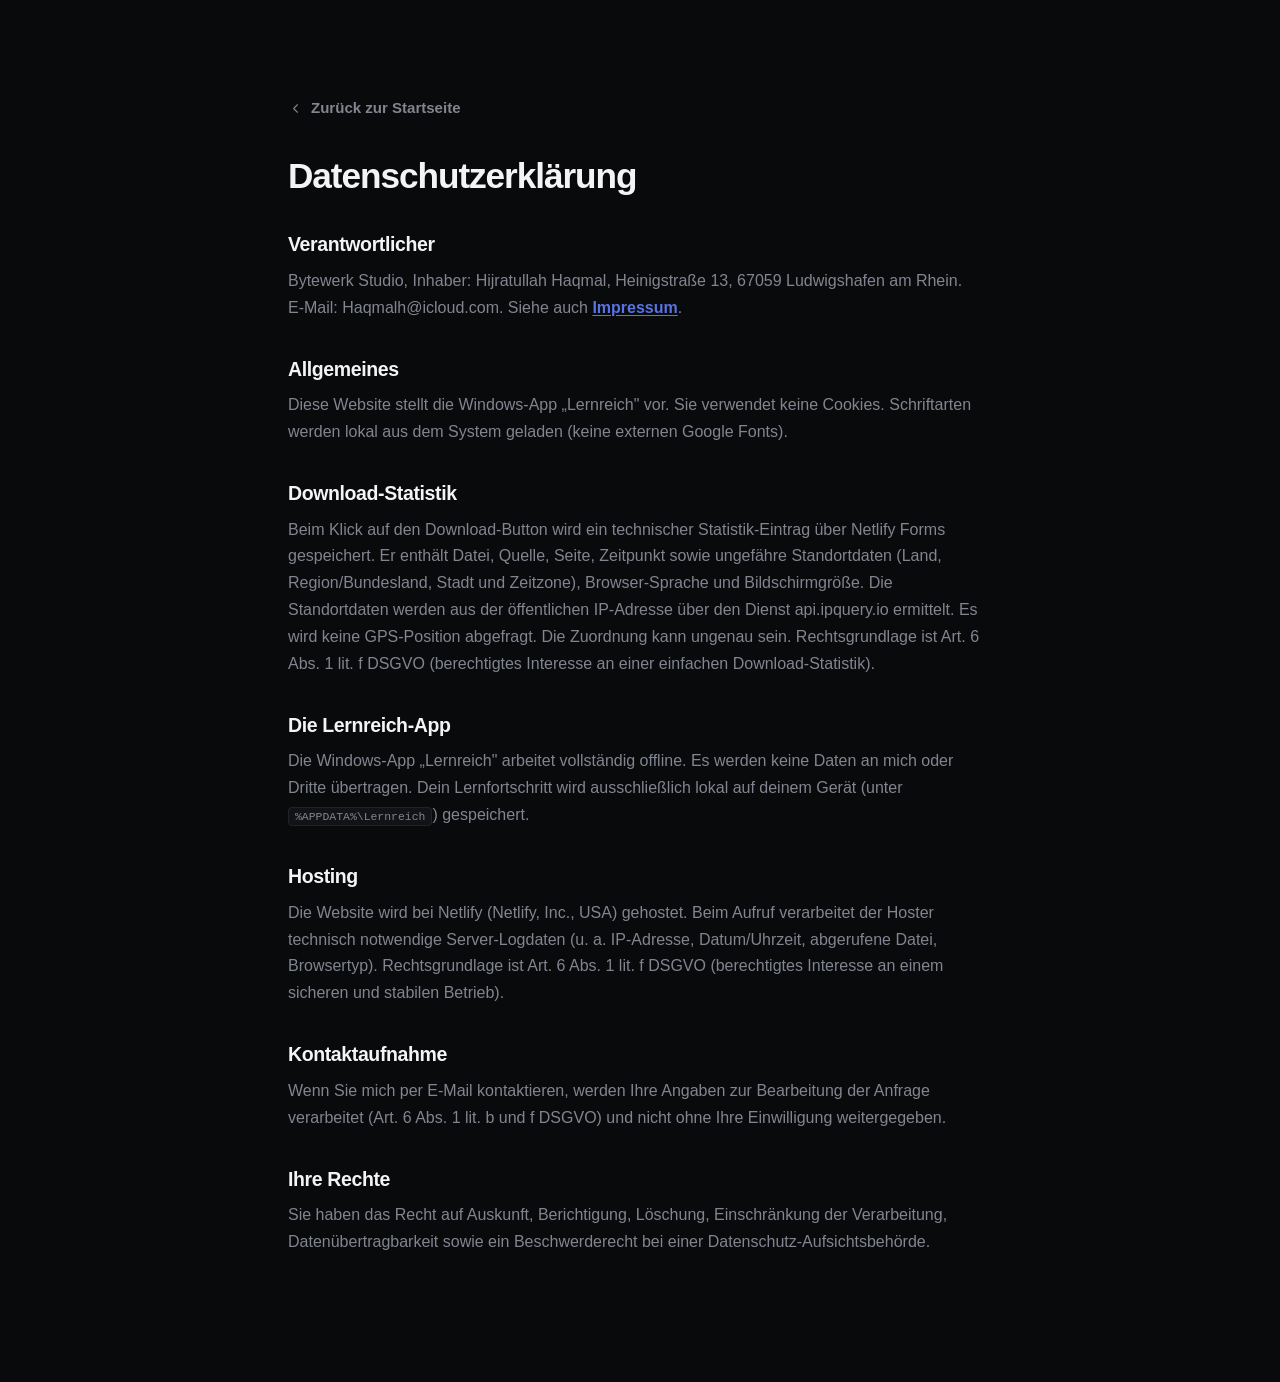
<file: datenschutz.html>
<!DOCTYPE html>
<html lang="de" data-theme="dark">
<head>
  <meta charset="UTF-8" />
  <meta name="viewport" content="width=device-width, initial-scale=1.0" />
  <title>Datenschutz – Lernreich</title>
  <meta name="robots" content="noindex" />
  <link rel="icon" href="logo.png" />
  <link rel="stylesheet" href="styles.css" />
  <script>
    (function() {
      const storedTheme = localStorage.getItem("theme");
      const initialTheme = storedTheme || "dark";
      document.documentElement.setAttribute("data-theme", initialTheme);
    })();
  </script>
</head>
<body>
  <div class="legal">
    <a class="back" href="index.html">
      <svg viewBox="0 0 24 24" width="15" height="15" fill="none" stroke="currentColor" stroke-width="1.7" stroke-linecap="round" stroke-linejoin="round" aria-hidden="true"><path d="M15 6l-6 6 6 6"/></svg>
      Zurück zur Startseite
    </a>
    <h1>Datenschutzerklärung</h1>

    <h2>Verantwortlicher</h2>
    <p>
      Bytewerk Studio, Inhaber: Hijratullah Haqmal, Heinigstraße 13,
      67059 Ludwigshafen am Rhein.<br />
      E-Mail: Haqmalh@icloud.com. Siehe auch <a href="impressum.html">Impressum</a>.
    </p>

    <h2>Allgemeines</h2>
    <p>
      Diese Website stellt die Windows-App „Lernreich" vor. Sie verwendet keine Cookies.
      Schriftarten werden lokal aus dem System geladen
      (keine externen Google Fonts).
    </p>

    <h2>Download-Statistik</h2>
    <p>
      Beim Klick auf den Download-Button wird ein technischer Statistik-Eintrag über Netlify Forms
      gespeichert. Er enthält Datei, Quelle, Seite, Zeitpunkt sowie ungefähre Standortdaten
      (Land, Region/Bundesland, Stadt und Zeitzone), Browser-Sprache und Bildschirmgröße. Die
      Standortdaten werden aus der öffentlichen IP-Adresse über den Dienst api.ipquery.io ermittelt.
      Es wird keine GPS-Position abgefragt. Die Zuordnung kann ungenau sein.
      Rechtsgrundlage ist Art. 6 Abs. 1 lit. f DSGVO (berechtigtes Interesse an einer einfachen
      Download-Statistik).
    </p>

    <h2>Die Lernreich-App</h2>
    <p>
      Die Windows-App „Lernreich" arbeitet vollständig offline. Es werden keine Daten an mich oder
      Dritte übertragen. Dein Lernfortschritt wird ausschließlich lokal auf deinem Gerät
      (unter <code>%APPDATA%\Lernreich</code>) gespeichert.
    </p>

    <h2>Hosting</h2>
    <p>
      Die Website wird bei Netlify (Netlify, Inc., USA) gehostet. Beim Aufruf verarbeitet der Hoster
      technisch notwendige Server-Logdaten (u. a. IP-Adresse, Datum/Uhrzeit, abgerufene Datei,
      Browsertyp). Rechtsgrundlage ist Art. 6 Abs. 1 lit. f DSGVO (berechtigtes Interesse an einem
      sicheren und stabilen Betrieb).
    </p>

    <h2>Kontaktaufnahme</h2>
    <p>
      Wenn Sie mich per E-Mail kontaktieren, werden Ihre Angaben zur Bearbeitung der
      Anfrage verarbeitet (Art. 6 Abs. 1 lit. b und f DSGVO) und nicht ohne Ihre Einwilligung
      weitergegeben.
    </p>

    <h2>Ihre Rechte</h2>
    <p>
      Sie haben das Recht auf Auskunft, Berichtigung, Löschung, Einschränkung der Verarbeitung,
      Datenübertragbarkeit sowie ein Beschwerderecht bei einer Datenschutz-Aufsichtsbehörde.
    </p>
  </div>
</body>
</html>
</file>
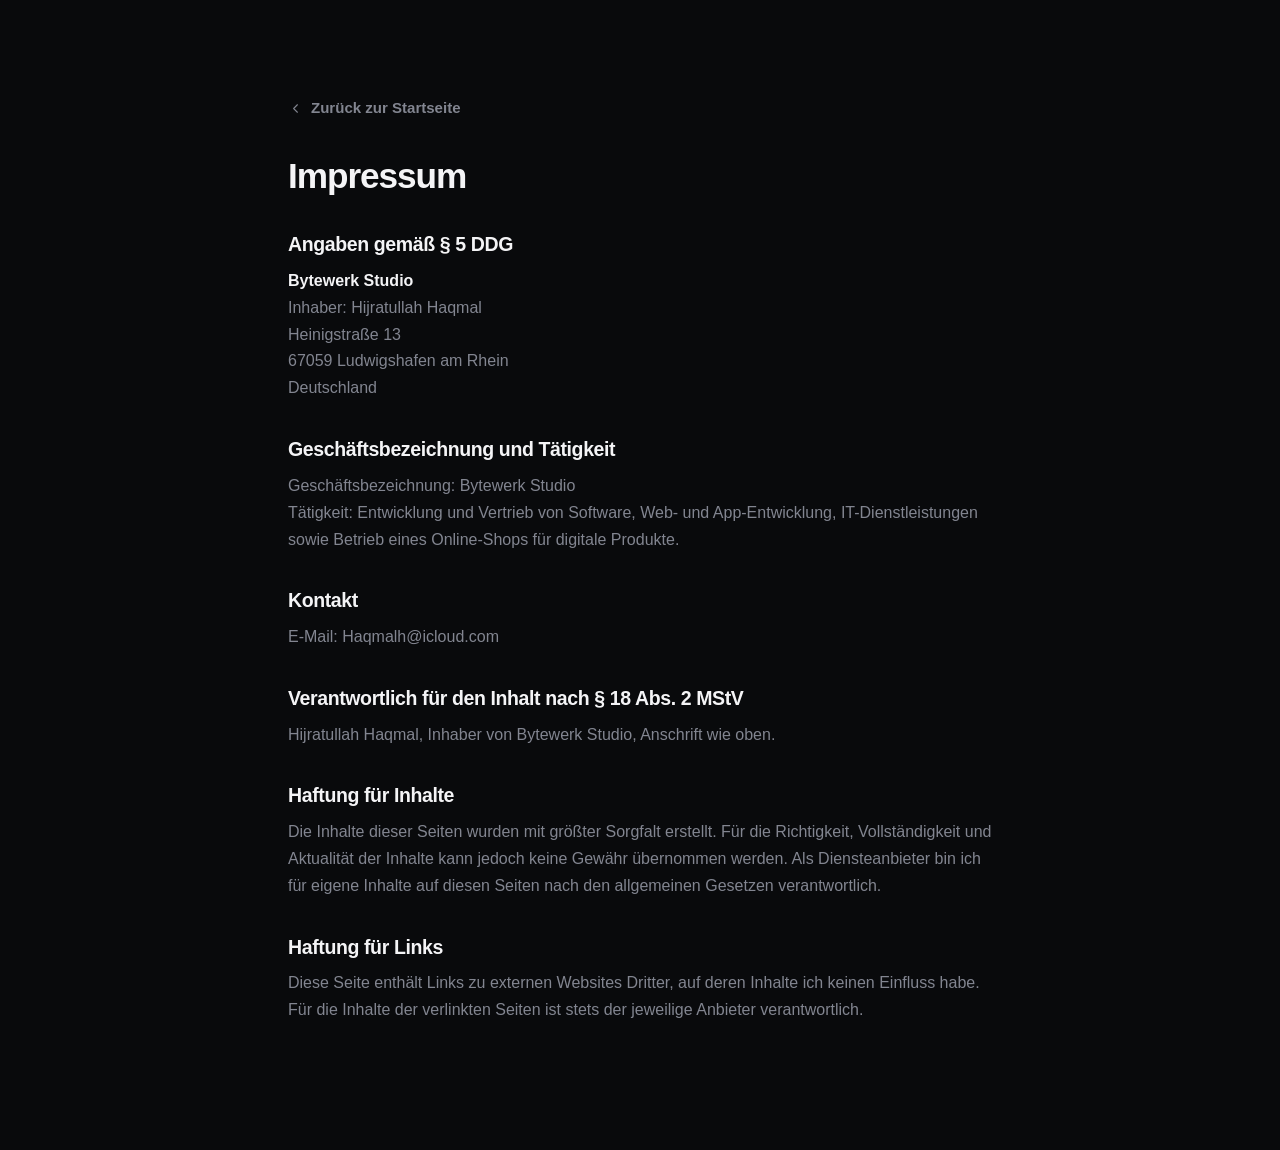
<file: impressum.html>
<!DOCTYPE html>
<html lang="de" data-theme="dark">
<head>
  <meta charset="UTF-8" />
  <meta name="viewport" content="width=device-width, initial-scale=1.0" />
  <title>Impressum – Lernreich</title>
  <meta name="robots" content="noindex" />
  <link rel="icon" href="logo.png" />
  <link rel="stylesheet" href="styles.css" />
  <script>
    (function() {
      const storedTheme = localStorage.getItem("theme");
      const initialTheme = storedTheme || "dark";
      document.documentElement.setAttribute("data-theme", initialTheme);
    })();
  </script>
</head>
<body>
  <div class="legal">
    <a class="back" href="index.html">
      <svg viewBox="0 0 24 24" width="15" height="15" fill="none" stroke="currentColor" stroke-width="1.7" stroke-linecap="round" stroke-linejoin="round" aria-hidden="true"><path d="M15 6l-6 6 6 6"/></svg>
      Zurück zur Startseite
    </a>
    <h1>Impressum</h1>

    <h2>Angaben gemäß § 5 DDG</h2>
    <p>
      <strong>Bytewerk Studio</strong><br />
      Inhaber: Hijratullah Haqmal<br />
      Heinigstraße 13<br />
      67059 Ludwigshafen am Rhein<br />
      Deutschland
    </p>

    <h2>Geschäftsbezeichnung und Tätigkeit</h2>
    <p>
      Geschäftsbezeichnung: Bytewerk Studio<br />
      Tätigkeit: Entwicklung und Vertrieb von Software, Web- und App-Entwicklung,
      IT-Dienstleistungen sowie Betrieb eines Online-Shops für digitale Produkte.
    </p>

    <h2>Kontakt</h2>
    <p>
      E-Mail: Haqmalh@icloud.com
    </p>

    <h2>Verantwortlich für den Inhalt nach § 18 Abs. 2 MStV</h2>
    <p>Hijratullah Haqmal, Inhaber von Bytewerk Studio, Anschrift wie oben.</p>

    <h2>Haftung für Inhalte</h2>
    <p>
      Die Inhalte dieser Seiten wurden mit größter Sorgfalt erstellt. Für die Richtigkeit,
      Vollständigkeit und Aktualität der Inhalte kann jedoch keine Gewähr übernommen werden.
      Als Diensteanbieter bin ich für eigene Inhalte auf diesen Seiten nach den allgemeinen
      Gesetzen verantwortlich.
    </p>

    <h2>Haftung für Links</h2>
    <p>
      Diese Seite enthält Links zu externen Websites Dritter, auf deren Inhalte ich keinen
      Einfluss habe. Für die Inhalte der verlinkten Seiten ist stets der jeweilige Anbieter
      verantwortlich.
    </p>
  </div>
</body>
</html>
</file>
<file: styles.css>
:root {
  /* Brand Accent: Energetic minimalist Indigo */
  --accent-hue: 228;
  --accent-sat: 72%;
  --accent-lit: 56%;
  --accent: HSL(var(--accent-hue), var(--accent-sat), var(--accent-lit));
  --accent-soft: HSLA(var(--accent-hue), var(--accent-sat), var(--accent-lit), 0.07);
  --accent-glow: HSLA(var(--accent-hue), var(--accent-sat), var(--accent-lit), 0.16);

  /* Light Theme Palette (Warm & elegant) */
  --bg: #f8f8f6;
  --bg-alt: #f1f1ed;
  --bg-card: #ffffff;
  --bg-header: rgba(248, 248, 246, 0.85);
  --ink: #101114;
  --ink-soft: #393b43;
  --muted: #5f626c;
  --faint: #8d909a;
  --line: #e4e4e0;
  --line-strong: #d2d2cd;
  
  --radius-sm: 8px;
  --radius: 16px;
  --radius-lg: 24px;
  --maxw: 1120px;
  
  --shadow-sm: 0 2px 8px rgba(0, 0, 0, 0.03);
  --shadow-md: 0 10px 30px rgba(16, 17, 20, 0.05);
  --shadow-lg: 0 20px 50px rgba(16, 17, 20, 0.08);
  
  --transition: all 0.3s cubic-bezier(0.16, 1, 0.3, 1);
  --font-sans: -apple-system, BlinkMacSystemFont, "Segoe UI", Roboto, Helvetica, Arial, sans-serif, "Apple Color Emoji", "Segoe UI Emoji";
  
  font-family: var(--font-sans);
}

html[data-theme="dark"] {
  /* Dark Theme Palette (Obsidian & Deep slate) */
  --bg: #090a0c;
  --bg-alt: #121317;
  --bg-card: #18191e;
  --bg-header: rgba(9, 10, 12, 0.85);
  --ink: #f4f4f6;
  --ink-soft: #cdced4;
  --muted: #828590;
  --faint: #4e5058;
  --line: #22232a;
  --line-strong: #33353e;
  
  --accent-lit: 62%; /* Brighter accent for dark contrast */
  
  --shadow-sm: 0 2px 8px rgba(0, 0, 0, 0.2);
  --shadow-md: 0 10px 30px rgba(0, 0, 0, 0.25);
  --shadow-lg: 0 20px 50px rgba(0, 0, 0, 0.35);
}

/* ---------- Global Reset & Setup ---------- */
* {
  box-sizing: border-box;
  margin: 0;
  padding: 0;
}
html {
  scroll-behavior: smooth;
  color-scheme: light dark;
}
body {
  color: var(--ink);
  background-color: var(--bg);
  line-height: 1.62;
  -webkit-font-smoothing: antialiased;
  text-rendering: optimizeLegibility;
  transition: background-color 0.4s ease, color 0.4s ease;
}

.container {
  width: 100%;
  max-width: var(--maxw);
  margin: 0 auto;
  padding: 0 28px;
}

h1, h2, h3, h4, h5 {
  line-height: 1.16;
  letter-spacing: -0.025em;
  font-weight: 700;
  color: var(--ink);
}
p {
  color: var(--muted);
  text-wrap: pretty;
}
a {
  color: inherit;
  text-decoration: none;
  transition: var(--transition);
}

/* ---------- Custom Scrollbar ---------- */
::-webkit-scrollbar {
  width: 10px;
}
::-webkit-scrollbar-track {
  background: var(--bg);
}
::-webkit-scrollbar-thumb {
  background: var(--line-strong);
  border-radius: 99px;
  border: 2px solid var(--bg);
}
::-webkit-scrollbar-thumb:hover {
  background: var(--muted);
}

/* ---------- Buttons ---------- */
.btn {
  display: inline-flex;
  align-items: center;
  justify-content: center;
  gap: 10px;
  border-radius: var(--radius-sm);
  font-weight: 600;
  cursor: pointer;
  border: 1px solid transparent;
  transition: var(--transition);
  white-space: nowrap;
  outline: none;
  font-family: inherit;
}
.btn-sm {
  padding: 8px 16px;
  font-size: 0.9rem;
  border-radius: var(--radius-sm);
}
.btn-lg {
  padding: 14px 26px;
  font-size: 1rem;
  border-radius: var(--radius-sm);
}
.btn-primary {
  background: var(--ink);
  color: var(--bg);
  box-shadow: var(--shadow-sm);
}
.btn-primary:hover {
  background: var(--accent);
  color: #fff;
  transform: translateY(-1px);
  box-shadow: 0 4px 12px var(--accent-glow);
}
.btn-ghost {
  background: transparent;
  color: var(--ink-soft);
  border-color: var(--line-strong);
}
.btn-ghost:hover {
  background: var(--bg-alt);
  color: var(--ink);
  border-color: var(--muted);
}
.btn-block {
  display: flex;
  width: 100%;
}

/* ---------- Header ---------- */
.site-header {
  position: sticky;
  top: 0;
  z-index: 100;
  background: var(--bg-header);
  backdrop-filter: blur(16px);
  -webkit-backdrop-filter: blur(16px);
  border-bottom: 1px solid var(--line);
  transition: var(--transition), background-color 0.4s ease;
}
.nav {
  display: flex;
  align-items: center;
  justify-content: space-between;
  height: 72px;
}
.brand {
  display: flex;
  align-items: center;
  gap: 10px;
  font-weight: 750;
  font-size: 1.15rem;
  letter-spacing: -0.02em;
}
.brand-mark {
  display: inline-flex;
  transition: transform 0.4s cubic-bezier(0.175, 0.885, 0.32, 1.275);
}
.brand:hover .brand-mark {
  transform: rotate(15deg) scale(1.1);
}
.nav-links {
  display: flex;
  align-items: center;
  gap: 32px;
  font-weight: 550;
  font-size: 0.94rem;
  color: var(--muted);
}
.nav-links a:not(.btn):hover {
  color: var(--ink);
}

/* Theme Toggle Button */
.theme-toggle {
  background: none;
  border: none;
  cursor: pointer;
  width: 38px;
  height: 38px;
  display: inline-flex;
  align-items: center;
  justify-content: center;
  border-radius: 50%;
  color: var(--ink-soft);
  transition: var(--transition);
  border: 1px solid var(--line);
}
.theme-toggle:hover {
  background: var(--bg-alt);
  color: var(--accent);
  border-color: var(--accent);
}
.theme-toggle svg {
  width: 20px;
  height: 20px;
  fill: none;
  stroke: currentColor;
  stroke-width: 2;
  stroke-linecap: round;
  stroke-linejoin: round;
}

/* ---------- Hero & Mockup Layout ---------- */
.hero {
  padding: 80px 0 96px;
  text-align: center;
  overflow: hidden;
}
.hero-text {
  max-width: 800px;
  margin: 0 auto;
  display: flex;
  flex-direction: column;
  align-items: center;
}
.hero h1 {
  font-size: clamp(2.4rem, 6.5vw, 4.4rem);
  font-weight: 850;
  letter-spacing: -0.035em;
  background: linear-gradient(135deg, var(--ink) 30%, var(--ink-soft) 100%);
  -webkit-background-clip: text;
  -webkit-text-fill-color: transparent;
  margin-bottom: 12px;
}
.lead {
  margin-top: 18px;
  font-size: 1.22rem;
  color: var(--muted);
  max-width: 38em;
  line-height: 1.65;
}
.hero-cta {
  display: flex;
  flex-wrap: wrap;
  gap: 16px;
  margin-top: 36px;
  justify-content: center;
}
.hero-note {
  margin-top: 24px;
  font-size: 0.86rem;
  color: var(--faint);
}

/* ---------- INTERACTIVE DESKTOP APP MOCKUP ---------- */
.hero-mockup-wrapper {
  max-width: 920px;
  margin: 64px auto 0;
  padding: 0 10px;
  perspective: 1000px;
}
.app-mockup {
  background: var(--bg-card);
  border-radius: 12px; /* Apple Window corner radius */
  border: 1px solid rgba(0, 0, 0, 0.1);
  box-shadow: var(--shadow-lg);
  overflow: hidden;
  text-align: left;
  display: flex;
  flex-direction: column;
  aspect-ratio: 16 / 10;
  max-height: 560px;
  transition: transform 0.6s cubic-bezier(0.16, 1, 0.3, 1), box-shadow 0.6s ease;
  transform: translateY(0) rotateX(1.5deg);
}
html[data-theme="dark"] .app-mockup {
  border: 1px solid rgba(255, 255, 255, 0.08);
}
.app-mockup:hover {
  transform: translateY(-8px) rotateX(0deg);
  box-shadow: 0 28px 60px rgba(0, 0, 0, 0.16);
}
html[data-theme="dark"] .app-mockup:hover {
  box-shadow: 0 28px 60px rgba(0, 0, 0, 0.5);
}

/* Titlebar (macOS Style) */
.mockup-header {
  position: relative;
  height: 40px; /* macOS title bar height */
  background: var(--bg-alt);
  border-bottom: 1px solid var(--line);
  display: flex;
  align-items: center;
  padding: 0 16px;
  user-select: none;
}
.mockup-controls {
  display: flex;
  gap: 8px;
  z-index: 2;
}
.control-dot {
  width: 12px;
  height: 12px;
  border-radius: 50%;
  transition: opacity 0.2s ease;
}
.dot-close { background: #ff5f56 !important; border: 0.5px solid rgba(0,0,0,0.12); }
.dot-min { background: #ffbd2e !important; border: 0.5px solid rgba(0,0,0,0.12); }
.dot-max { background: #27c93f !important; border: 0.5px solid rgba(0,0,0,0.12); }

.mockup-header:hover .control-dot {
  opacity: 0.85;
}

.mockup-title {
  position: absolute;
  left: 50%;
  transform: translateX(-50%);
  font-size: 0.82rem;
  font-weight: 600;
  color: var(--ink);
  display: flex;
  align-items: center;
  gap: 6px;
  z-index: 1;
}
.mockup-title img {
  opacity: 0.9;
}
.mockup-actions {
  display: none;
}

/* App Body Layout */
.mockup-body {
  display: flex;
  flex: 1;
  overflow: hidden;
}

/* Sidebar (macOS Glassmorphism) */
.mockup-sidebar {
  width: 210px;
  background: rgba(241, 241, 237, 0.4);
  backdrop-filter: blur(20px);
  -webkit-backdrop-filter: blur(20px);
  border-right: 1px solid var(--line);
  padding: 20px 16px;
  display: flex;
  flex-direction: column;
  justify-content: space-between;
}
html[data-theme="dark"] .mockup-sidebar {
  background: rgba(18, 19, 23, 0.45);
}
.sidebar-user {
  display: flex;
  align-items: center;
  gap: 10px;
  margin-bottom: 24px;
}
.user-avatar {
  width: 32px;
  height: 32px;
  background: var(--bg-card);
  border-radius: 8px;
  display: flex;
  align-items: center;
  justify-content: center;
  font-size: 1.1rem;
  border: 1px solid var(--line);
}
.user-name {
  font-size: 0.82rem;
  font-weight: 700;
}
.user-status {
  font-size: 0.72rem;
  color: var(--muted);
}
.sidebar-nav {
  display: flex;
  flex-direction: column;
  gap: 6px;
  flex: 1;
}
.nav-item {
  background: none;
  border: none;
  text-align: left;
  padding: 8px 12px;
  font-size: 0.84rem;
  font-weight: 500;
  color: var(--ink-soft);
  border-radius: 8px; /* macOS style soft corners */
  cursor: pointer;
  display: flex;
  align-items: center;
  gap: 10px;
  transition: background-color 0.2s ease, color 0.2s ease;
  font-family: inherit;
}
.nav-item svg {
  width: 16px;
  height: 16px;
  opacity: 0.75;
  transition: color 0.2s ease;
}
.nav-item:hover {
  background: rgba(0, 0, 0, 0.05);
  color: var(--ink);
}
html[data-theme="dark"] .nav-item:hover {
  background: rgba(255, 255, 255, 0.05);
}
.nav-item.active {
  background: var(--accent) !important; /* macOS Active Accent Blue/Indigo */
  color: #ffffff !important;
  box-shadow: 0 4px 10px rgba(0, 0, 0, 0.05);
}
.nav-item.active svg {
  color: #ffffff !important;
  opacity: 1;
}
.sidebar-xp {
  margin-top: auto;
  padding-top: 16px;
  border-top: 1px solid var(--line);
}
.xp-header {
  display: flex;
  justify-content: space-between;
  font-size: 0.72rem;
  font-weight: 600;
  margin-bottom: 6px;
}
.xp-level {
  color: var(--ink);
}
.xp-ratio {
  color: var(--muted);
}
.xp-bar-outer {
  height: 6px;
  background: var(--line);
  border-radius: 99px;
  overflow: hidden;
}
.xp-bar-inner {
  height: 100%;
  background: linear-gradient(90deg, var(--accent) 0%, hsl(var(--accent-hue), 85%, 65%) 100%);
  box-shadow: 0 0 8px hsla(var(--accent-hue), var(--accent-sat), var(--accent-lit), 0.4);
  border-radius: 99px;
  width: 0%;
  transition: width 0.8s cubic-bezier(0.16, 1, 0.3, 1);
}
.sidebar-version {
  display: none;
}

/* Mockup Content Pane */
.mockup-content {
  flex: 1;
  padding: 24px;
  overflow-y: auto;
  position: relative;
  background: var(--bg-card);
}
.mockup-tab-content {
  height: 100%;
  display: flex;
  flex-direction: column;
  padding-bottom: 20px; /* Prevents bottom elements from touching the edge when scrolled */
}
.mockup-tab-content h3 {
  font-size: 1.15rem;
  margin-bottom: 4px;
}
.tab-desc {
  font-size: 0.82rem;
  color: var(--muted);
  margin-bottom: 20px;
}

/* Tab Content 1: Fokus-Timer */
.timer-setup {
  display: flex;
  flex-direction: column;
  gap: 16px;
  flex: 1;
}
.timer-setup h3 {
  font-size: 1.15rem;
}
.input-group {
  display: flex;
  flex-direction: column;
  gap: 6px;
}
.input-group label {
  font-size: 0.74rem;
  font-weight: 600;
  color: var(--muted);
}
.input-group input {
  padding: 8px 12px;
  border: 1px solid var(--line-strong);
  border-radius: 8px;
  background: var(--bg-alt);
  color: var(--ink);
  outline: none;
  font-family: inherit;
  font-size: 0.88rem;
  font-weight: 500;
  transition: border-color 0.2s ease, box-shadow 0.2s ease;
}
.input-group input:focus {
  border-color: var(--accent);
  box-shadow: 0 0 0 3px var(--accent-glow);
}
.checklist-box {
  background: var(--bg-alt);
  border-radius: var(--radius-sm);
  padding: 12px 14px;
  border: 1px solid var(--line);
}
.box-title {
  font-size: 0.72rem;
  font-weight: 750;
  text-transform: uppercase;
  letter-spacing: 0.05em;
  color: var(--muted);
  display: block;
  margin-bottom: 10px;
}
.check-items {
  display: flex;
  flex-direction: column;
  gap: 8px;
}
.check-item {
  display: flex;
  align-items: center;
  gap: 12px;
  font-size: 0.82rem;
  font-weight: 600;
  color: var(--ink-soft);
  cursor: pointer;
  user-select: none;
  position: relative;
  padding: 2px 0;
}
.mockup-checkbox {
  position: absolute;
  opacity: 0;
  cursor: pointer;
  height: 0;
  width: 0;
}
.custom-box {
  width: 18px;
  height: 18px;
  background-color: var(--bg-card);
  border: 2px solid var(--line-strong);
  border-radius: 6px;
  display: inline-flex;
  align-items: center;
  justify-content: center;
  transition: var(--transition);
}
.check-item:hover .custom-box {
  border-color: var(--accent);
  background-color: var(--bg-alt);
}
.mockup-checkbox:checked + .custom-box {
  background-color: var(--accent);
  border-color: var(--accent);
  box-shadow: 0 2px 6px hsla(var(--accent-hue), var(--accent-sat), var(--accent-lit), 0.3);
}
.check-mark {
  width: 11px;
  height: 11px;
  color: #fff;
  transform: scale(0);
  transition: transform 0.25s cubic-bezier(0.175, 0.885, 0.32, 1.25);
}
.mockup-checkbox:checked + .custom-box .check-mark {
  transform: scale(1);
}
.check-text {
  transition: var(--transition);
}
.mockup-checkbox:checked ~ .check-text {
  color: var(--faint);
  text-decoration: line-through;
  text-decoration-thickness: 1.5px;
}
.timer-setup .btn-block {
  margin-top: auto;
}
.btn:disabled {
  opacity: 0.4;
  cursor: not-allowed;
  transform: none !important;
  box-shadow: none !important;
}

/* Timer Active State */
.timer-active {
  display: flex;
  flex-direction: column;
  align-items: center;
  justify-content: space-between;
  flex: 1;
  text-align: center;
  height: 100%;
  position: relative;
}
.timer-active::before {
  content: "";
  position: absolute;
  width: 220px;
  height: 220px;
  border-radius: 50%;
  background: radial-gradient(circle, var(--accent-soft) 0%, transparent 70%);
  z-index: 0;
  top: 50%;
  left: 50%;
  transform: translate(-50%, -50%);
  animation: breathing-glow 4s infinite ease-in-out;
  pointer-events: none;
}
@keyframes breathing-glow {
  0% { transform: translate(-50%, -50%) scale(0.85); opacity: 0.25; }
  50% { transform: translate(-50%, -50%) scale(1.15); opacity: 0.65; }
  100% { transform: translate(-50%, -50%) scale(0.85); opacity: 0.25; }
}
.session-header {
  margin-bottom: 12px;
}
.session-label {
  font-size: 0.68rem;
  font-weight: 750;
  text-transform: uppercase;
  color: var(--accent);
  letter-spacing: 0.08em;
  display: block;
  margin-bottom: 4px;
}
.session-header h4 {
  font-size: 1.05rem;
}
.timer-display {
  position: relative;
  display: flex;
  align-items: center;
  justify-content: center;
  margin: 12px 0;
}
.timer-circle {
  position: relative;
  width: 154px;
  height: 154px;
  display: flex;
  align-items: center;
  justify-content: center;
  z-index: 1;
}
.timer-circle svg {
  position: absolute;
  top: 0;
  left: 0;
  transform: rotate(-90deg);
}
.timer-track {
  fill: none;
  stroke: var(--bg-alt);
  stroke-width: 7;
}
.timer-progress {
  fill: none;
  stroke: var(--accent);
  stroke-width: 7;
  stroke-linecap: round;
  stroke-dasharray: 440;
  stroke-dashoffset: 440;
  transition: stroke-dashoffset 1s linear;
}
.timer-time {
  font-size: 2.1rem;
  font-weight: 850;
  font-variant-numeric: tabular-nums;
  letter-spacing: -0.03em;
  z-index: 1;
}
.timer-controls-row {
  display: flex;
  gap: 12px;
  width: 100%;
  margin-top: auto;
}
.timer-controls-row .btn {
  flex: 1;
}

/* Success Toast Notification */
.toast-notification {
  position: absolute;
  bottom: 24px;
  left: 50%;
  transform: translateX(-50%) translateY(100px);
  opacity: 0;
  background: var(--ink);
  color: var(--bg);
  padding: 10px 18px;
  border-radius: 99px;
  display: flex;
  align-items: center;
  gap: 10px;
  box-shadow: var(--shadow-lg);
  pointer-events: none;
  transition: transform 0.5s cubic-bezier(0.16, 1, 0.3, 1), opacity 0.5s ease;
  z-index: 10;
  width: max-content;
}
.toast-notification.show {
  transform: translateX(-50%) translateY(0);
  opacity: 1;
}
.toast-icon {
  font-size: 1rem;
}
.toast-text {
  display: flex;
  flex-direction: column;
  line-height: 1.2;
}
.toast-text strong {
  font-size: 0.78rem;
  font-weight: 700;
}
.toast-text span {
  font-size: 0.7rem;
  opacity: 0.8;
}

/* Tab Content 2: Stats */
.stats-overview {
  display: grid;
  grid-template-columns: repeat(3, 1fr);
  gap: 12px;
  margin-bottom: 20px;
}
.stat-card {
  background: var(--bg-alt);
  border-radius: var(--radius-sm);
  padding: 10px 12px;
  border: 1px solid var(--line);
  display: flex;
  flex-direction: column;
  gap: 2px;
}
.stat-lbl {
  font-size: 0.68rem;
  color: var(--muted);
  font-weight: 600;
}
.stat-val {
  font-size: 1.05rem;
  font-weight: 750;
  color: var(--ink);
}
.heatmap-container {
  background: var(--bg-alt);
  border-radius: var(--radius-sm);
  padding: 14px;
  border: 1px solid var(--line);
  display: flex;
  flex-direction: column;
  overflow-x: auto;
  -webkit-overflow-scrolling: touch;
}
.heatmap-title {
  font-size: 0.74rem;
  font-weight: 700;
  color: var(--muted);
  margin-bottom: 10px;
}
.heatmap-grid {
  display: grid;
  grid-template-columns: repeat(15, 1fr);
  gap: 4px;
  min-width: 340px;
}
.heatmap-cell {
  aspect-ratio: 1;
  background: var(--line-strong);
  border-radius: 2px;
  transition: transform 0.2s ease, background-color 0.2s ease;
  cursor: pointer;
  position: relative;
}
.heatmap-cell:hover {
  transform: scale(1.25);
  z-index: 2;
  box-shadow: 0 2px 6px rgba(0,0,0,0.15);
}
/* Cell Colors */
.heatmap-cell.level-0 { background: var(--line-strong); }
.heatmap-cell.level-1 { background: hsla(var(--accent-hue), var(--accent-sat), var(--accent-lit), 0.2); }
.heatmap-cell.level-2 { background: hsla(var(--accent-hue), var(--accent-sat), var(--accent-lit), 0.45); }
.heatmap-cell.level-3 { background: hsla(var(--accent-hue), var(--accent-sat), var(--accent-lit), 0.7); }
.heatmap-cell.level-4 { background: var(--accent); }

.heatmap-legend {
  display: flex;
  align-items: center;
  justify-content: flex-end;
  gap: 4px;
  margin-top: 10px;
  font-size: 0.64rem;
  color: var(--muted);
  font-weight: 550;
}
.legend-box {
  width: 8px;
  height: 8px;
  border-radius: 1px;
}

/* Tab Content 3: Journal */
.journal-list {
  display: flex;
  flex-direction: column;
  gap: 12px;
  overflow-y: auto;
  flex: 1;
}
.journal-entry {
  background: var(--bg-alt);
  border-radius: var(--radius-sm);
  padding: 14px;
  border: 1px solid var(--line);
  transition: var(--transition);
}
.journal-entry:hover {
  border-color: var(--line-strong);
}
.entry-meta {
  display: flex;
  justify-content: space-between;
  align-items: center;
  margin-bottom: 6px;
}
.entry-date {
  font-size: 0.68rem;
  color: var(--faint);
  font-weight: 500;
}
.entry-tag {
  font-size: 0.64rem;
  font-weight: 700;
  background: var(--accent-soft);
  color: var(--accent);
  padding: 2px 8px;
  border-radius: 99px;
}
.journal-entry h5 {
  font-size: 0.88rem;
  font-weight: 700;
  margin-bottom: 4px;
}
.journal-entry p {
  font-size: 0.76rem;
  line-height: 1.5;
  color: var(--muted);
  display: -webkit-box;
  -webkit-line-clamp: 2;
  -webkit-box-orient: vertical;
  overflow: hidden;
}

/* ---------- Sections Global Styling ---------- */
.section {
  padding: 110px 0;
}
.section-alt {
  background: var(--bg-alt);
  border-top: 1px solid var(--line);
  border-bottom: 1px solid var(--line);
  transition: background-color 0.4s ease, border-color 0.4s ease;
}
.section-head {
  max-width: 680px;
  margin: 0 auto 64px;
  text-align: center;
}
.section-head h2 {
  font-size: clamp(1.8rem, 3.5vw, 2.4rem);
  font-weight: 800;
  letter-spacing: -0.03em;
}
.section-head p {
  margin-top: 16px;
  color: var(--muted);
  font-size: 1.1rem;
}

/* ---------- Feature Grid ---------- */
.feature-grid {
  display: grid;
  grid-template-columns: repeat(4, 1fr);
  gap: 20px;
}
.feature {
  background: var(--bg-card);
  padding: 34px 28px;
  border-radius: var(--radius);
  border: 1px solid var(--line);
  box-shadow: var(--shadow-sm);
  display: flex;
  flex-direction: column;
  transition: var(--transition);
}
.feature:hover {
  transform: translateY(-5px);
  border-color: var(--accent);
  box-shadow: var(--shadow-md), 0 0 0 3px var(--accent-glow);
}
.feature-ico {
  display: inline-flex;
  align-items: center;
  justify-content: center;
  width: 44px;
  height: 44px;
  background: var(--bg-alt);
  color: var(--ink);
  border-radius: var(--radius-sm);
  transition: var(--transition);
}
.feature:hover .feature-ico {
  background: var(--accent-soft);
  color: var(--accent);
}
.feature-ico svg {
  width: 22px;
  height: 22px;
}
.feature h3 {
  font-size: 1.08rem;
  font-weight: 700;
  margin: 20px 0 10px;
  letter-spacing: -0.02em;
}
.feature p {
  color: var(--muted);
  font-size: 0.94rem;
  line-height: 1.6;
}

/* ---------- How it works (Steps) ---------- */
.steps {
  display: grid;
  grid-template-columns: repeat(3, 1fr);
  gap: 40px;
  position: relative;
}
.step {
  padding: 30px 24px;
  background: var(--bg-card);
  border: 1px solid var(--line);
  border-radius: var(--radius);
  box-shadow: var(--shadow-sm);
  display: flex;
  flex-direction: column;
  position: relative;
  transition: var(--transition);
}
.step:hover {
  transform: translateY(-4px);
  border-color: var(--line-strong);
  box-shadow: var(--shadow-md);
}
.step-num {
  display: inline-flex;
  align-items: center;
  justify-content: center;
  width: 44px;
  height: 44px;
  border-radius: 50%;
  background: var(--accent-soft);
  color: var(--accent);
  font-size: 0.98rem;
  font-weight: 750;
  font-variant-numeric: tabular-nums;
  margin-bottom: 22px;
  border: 1px solid rgba(var(--accent-hue), var(--accent-sat), var(--accent-lit), 0.15);
}
.step h3 {
  font-size: 1.15rem;
  font-weight: 700;
  margin-bottom: 12px;
  letter-spacing: -0.02em;
}
.step p {
  color: var(--muted);
  font-size: 0.96rem;
  line-height: 1.6;
}

/* ---------- Download Box ---------- */
.download {
  text-align: center;
}
.download-box {
  max-width: 780px;
  margin: 0 auto;
  background: var(--bg-card);
  border: 1px solid var(--line);
  border-radius: var(--radius-lg);
  padding: 68px 44px;
  box-shadow: var(--shadow-lg);
  position: relative;
  overflow: hidden;
}
.download-box::before {
  content: "";
  position: absolute;
  top: -50%;
  left: -50%;
  width: 200%;
  height: 200%;
  background: radial-gradient(circle, var(--accent-soft) 0%, transparent 60%);
  pointer-events: none;
  z-index: 0;
}
.download-box > * {
  position: relative;
  z-index: 1;
}
.download-box h2 {
  font-size: clamp(1.8rem, 3.5vw, 2.4rem);
  font-weight: 800;
  letter-spacing: -0.03em;
}
.download-box > p {
  color: var(--muted);
  margin-top: 14px;
  font-size: 1.1rem;
  max-width: 32em;
  margin-left: auto;
  margin-right: auto;
}
.download-box .btn {
  margin-top: 32px;
}
.download-features {
  display: grid;
  grid-template-columns: repeat(2, 1fr);
  gap: 24px;
  margin: 36px 0 12px;
  text-align: left;
}
.download-feature-item {
  display: flex;
  gap: 16px;
  background: var(--bg-alt);
  border: 1px solid var(--line);
  border-radius: var(--radius-sm);
  padding: 18px;
  transition: var(--transition);
}
.download-feature-item:hover {
  transform: translateY(-2px);
  border-color: var(--accent);
  box-shadow: var(--shadow-sm);
}
.d-icon {
  font-size: 1.8rem;
  line-height: 1;
}
.d-text strong {
  display: block;
  font-size: 0.94rem;
  font-weight: 700;
  color: var(--ink);
  margin-bottom: 4px;
}
.d-text p {
  font-size: 0.84rem;
  line-height: 1.5;
  color: var(--muted);
}
@media (max-width: 680px) {
  .download-features {
    grid-template-columns: 1fr;
    gap: 16px;
  }
}
.download-box .hero-note {
  max-width: 48em;
  margin: 24px auto 0;
  line-height: 1.62;
  font-size: 0.84rem;
}
.download-box .hero-note strong {
  color: var(--ink);
}
.download-box .hero-note a {
  color: var(--accent);
  font-weight: 600;
  text-decoration: underline;
  text-underline-offset: 3px;
}
.download-box .hero-note a:hover {
  color: var(--ink);
}
.netlify-hidden-form {
  display: none;
}

/* ---------- Footer ---------- */
.site-footer {
  border-top: 1px solid var(--line);
  padding: 44px 0;
  background: var(--bg-card);
  transition: background-color 0.4s ease, border-color 0.4s ease;
}
.footer-grid {
  display: flex;
  align-items: center;
  justify-content: space-between;
  gap: 24px;
  flex-wrap: wrap;
}
.footer-brand {
  display: flex;
  align-items: center;
  gap: 10px;
  font-weight: 750;
  font-size: 1.05rem;
}
.footer-links {
  display: flex;
  gap: 28px;
  color: var(--muted);
  font-size: 0.94rem;
  font-weight: 550;
}
.footer-links a:hover {
  color: var(--accent);
}
.footer-copy {
  color: var(--faint);
  font-size: 0.88rem;
}

/* ---------- Legal pages ---------- */
.legal {
  max-width: 760px;
  margin: 0 auto;
  padding: 96px 28px 110px;
}
.legal h1 {
  font-size: 2.2rem;
  font-weight: 800;
  margin-bottom: 24px;
  letter-spacing: -0.03em;
}
.legal h2 {
  font-size: 1.22rem;
  font-weight: 700;
  margin: 36px 0 12px;
  letter-spacing: -0.02em;
}
.legal p {
  color: var(--muted);
  margin-bottom: 16px;
  line-height: 1.68;
}
.legal strong {
  color: var(--ink);
}
.legal code {
  background: var(--bg-alt);
  border: 1px solid var(--line);
  border-radius: 4px;
  padding: 2px 6px;
  font-size: 0.88em;
  font-family: monospace;
}
.legal a.back {
  color: var(--muted);
  font-weight: 600;
  display: inline-flex;
  align-items: center;
  gap: 8px;
  margin-bottom: 36px;
  font-size: 0.94rem;
}
.legal a.back:hover {
  color: var(--accent);
  transform: translateX(-2px);
}
.legal a.back svg {
  transition: transform 0.2s ease;
}
.legal a:not(.back) {
  color: var(--accent);
  font-weight: 600;
  text-decoration: underline;
  text-underline-offset: 2px;
}
.legal a:not(.back):hover {
  color: var(--ink);
}
.legal .todo {
  background: var(--bg-alt);
  border: 1px solid var(--line);
  border-left: 4px solid var(--accent);
  color: var(--ink-soft);
  padding: 16px 20px;
  border-radius: var(--radius-sm);
  font-size: 0.94rem;
  margin: 24px 0;
  line-height: 1.6;
}

/* ---------- Responsive Breakpoints ---------- */
@media (max-width: 980px) {
  .feature-grid {
    grid-template-columns: repeat(2, 1fr);
    gap: 16px;
  }
  .steps {
    gap: 20px;
  }
  /* Disable 3D transforms on tablet and mobile viewports to prevent edge clipping */
  .hero-mockup-wrapper {
    perspective: none;
  }
  .app-mockup {
    transform: none !important;
    box-shadow: var(--shadow-md) !important;
  }
  .app-mockup:hover {
    transform: none !important;
    box-shadow: var(--shadow-md) !important;
  }
}

@media (max-width: 768px) {
  .section {
    padding: 76px 0;
  }
  .hero {
    padding: 60px 0 72px;
  }
  .hero-mockup-wrapper {
    margin-top: 44px;
  }
  .app-mockup {
    aspect-ratio: auto;
    height: auto;
    max-height: none;
  }
  .mockup-body {
    flex-direction: column;
  }
  .mockup-sidebar {
    width: 100%;
    border-right: none;
    border-bottom: 1px solid var(--line);
    padding: 12px;
    flex-direction: row;
    align-items: center;
    gap: 12px;
  }
  .sidebar-user {
    margin-bottom: 0;
  }
  .sidebar-nav {
    flex-direction: row;
    gap: 8px;
    flex: initial;
  }
  .nav-item {
    padding: 8px 12px;
    font-size: 0.76rem;
    justify-content: center;
    gap: 0;
  }
  .nav-item span {
    display: none; /* Hide navigation text on tablets and mobile screens to fit perfectly */
  }
  .nav-item svg {
    margin-right: 0;
    width: 18px;
    height: 18px;
  }
  .sidebar-xp {
    display: none; /* Hide on mobile to save vertical space */
  }
  .mockup-content {
    padding: 16px;
    height: 380px;
  }
  .stats-overview {
    grid-template-columns: 1fr;
    gap: 8px;
  }
  .steps {
    grid-template-columns: 1fr;
    gap: 24px;
  }
}

@media (max-width: 580px) {
  .container {
    padding: 0 20px;
  }
  .nav-links a:not(.btn) {
    display: none;
  }
  .nav-links {
    gap: 16px;
  }
  .feature-grid {
    grid-template-columns: 1fr;
  }
  .download-box {
    padding: 44px 20px;
  }
  .footer-grid {
    flex-direction: column;
    text-align: center;
    gap: 20px;
  }
  .footer-links {
    justify-content: center;
    flex-wrap: wrap;
    gap: 16px 24px;
  }
  .app-mockup {
    font-size: 0.9em;
  }
  .mockup-sidebar {
    flex-wrap: wrap;
    justify-content: center;
  }
  .nav-item {
    padding: 8px;
  }
  .timer-controls-row {
    flex-direction: column;
  }
}

/* ==========================================================================
   COLLAPSIBLE SECTIONS FOR SINGLE-PAGE NO-SCROLL LAYOUT
   ========================================================================== */
.section.collapsible {
  max-height: 0;
  opacity: 0;
  overflow: hidden;
  padding-top: 0 !important;
  padding-bottom: 0 !important;
  border-top: none !important;
  border-bottom: none !important;
  transition: max-height 0.6s cubic-bezier(0.4, 0, 0.2, 1), opacity 0.5s ease, padding 0.6s ease;
}

.section.collapsible.expanded {
  max-height: 2500px; /* High enough to cover all features & how steps */
  opacity: 1;
  padding-top: 80px !important;
  padding-bottom: 80px !important;
  transition: max-height 0.8s cubic-bezier(0.4, 0, 0.2, 1), opacity 0.7s ease, padding 0.8s ease;
}

/* Header link adjustment for expanded active state */
.nav-links a.active-expanded {
  color: var(--primary) !important;
  font-weight: 600;
}

/* Platform Indicators */
.platform-container {
  display: flex;
  flex-wrap: wrap;
  gap: 10px 14px;
  margin: 24px 0 12px 0;
  align-items: center;
  justify-content: center;
}

.platform-badge {
  display: inline-flex;
  align-items: center;
  font-size: 0.8rem;
  padding: 6px 14px;
  border-radius: 20px;
  font-weight: 600;
  color: var(--muted);
  border: 1px solid var(--line);
  background: var(--bg-alt);
  transition: var(--transition);
  user-select: none;
}

.platform-badge.active {
  background: rgba(59, 82, 226, 0.07);
  color: #3b52e2;
  border-color: rgba(59, 82, 226, 0.25);
  box-shadow: 0 2px 8px rgba(59, 82, 226, 0.04);
}

[data-theme="dark"] .platform-badge.active {
  background: rgba(129, 140, 248, 0.12);
  color: #818cf8;
  border-color: rgba(129, 140, 248, 0.3);
  box-shadow: 0 2px 12px rgba(129, 140, 248, 0.08);
}

.platform-badge.active:hover {
  transform: translateY(-1.5px);
  background: rgba(59, 82, 226, 0.11);
  border-color: rgba(59, 82, 226, 0.4);
  box-shadow: 0 4px 14px rgba(59, 82, 226, 0.08);
}

[data-theme="dark"] .platform-badge.active:hover {
  background: rgba(129, 140, 248, 0.18);
  border-color: rgba(129, 140, 248, 0.45);
  box-shadow: 0 4px 16px rgba(129, 140, 248, 0.12);
}

.platform-badge.disabled {
  opacity: 0.55;
  cursor: not-allowed;
  background: rgba(0, 0, 0, 0.02);
  border-color: var(--line);
  color: var(--muted);
}

[data-theme="dark"] .platform-badge.disabled {
  background: rgba(255, 255, 255, 0.02);
  border-color: var(--line);
}

.platform-badge svg {
  display: inline-block;
  vertical-align: middle;
  flex-shrink: 0;
  transition: transform 0.3s cubic-bezier(0.16, 1, 0.3, 1);
}

.platform-badge.active:hover svg {
  transform: scale(1.1) rotate(6deg);
}
</file>
